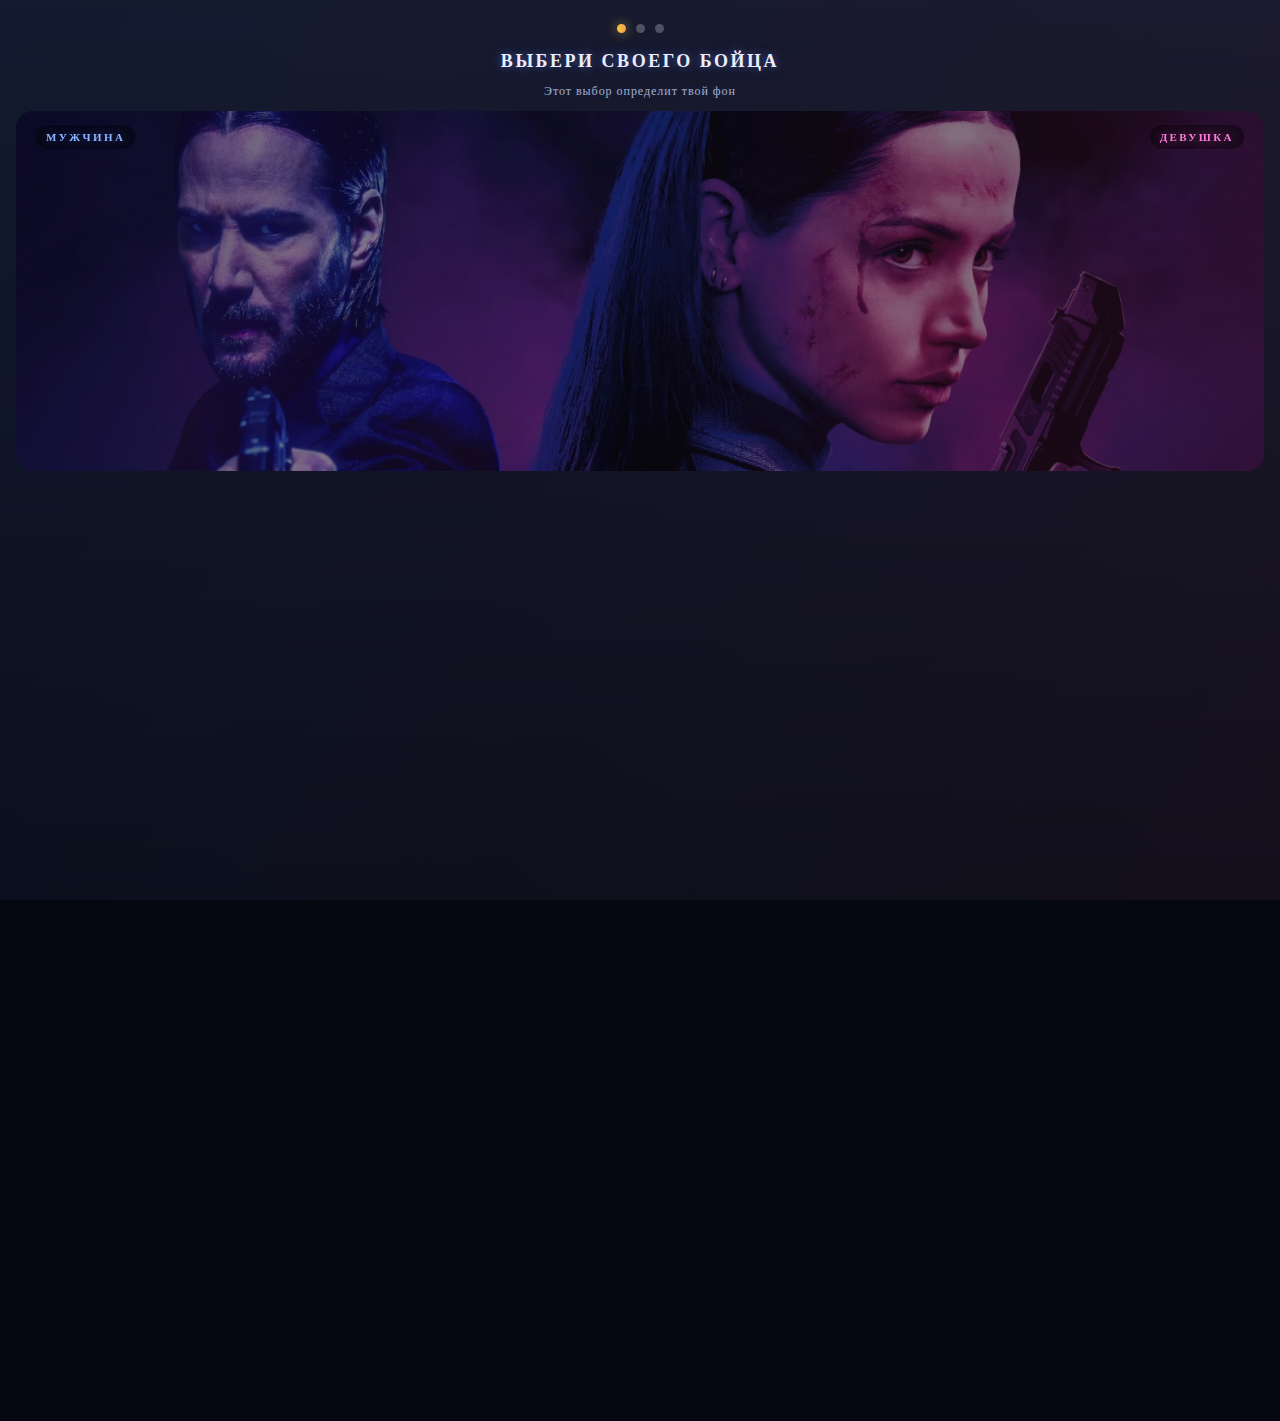
<file: index.html>
<!DOCTYPE html>
<html lang="ru">
<head>
  <meta charset="UTF-8" />
  <title>Holostim — Mini App</title>
  <meta name="viewport" content="width=device-width, initial-scale=1, maximum-scale=1, user-scalable=no, viewport-fit=cover" />

  <!-- Telegram Mini App SDK -->
  <script src="https://telegram.org/js/telegram-web-app.js"></script>

  <!-- Основные стили -->
  <link rel="stylesheet" href="styles.css">
  
  <style>
    /* Временные стили для видимости */
    * {
      box-sizing: border-box;
    }
    
    /* Для iOS Safari - фикс высоты */
    html, body {
      width: 100%;
      height: 100%;
      margin: 0;
      padding: 0;
      overflow-x: hidden;
    }
  </style>
</head>
<body>

<!-- ================= ЭКРАН ОНБОРДИНГА ================= -->
<div id="screen-onboarding" class="screen">
  <div class="onboarding-card">

    <!-- Индикатор шагов -->
    <div class="steps-indicator">
      <span class="step-dot active" data-step="1"></span>
      <span class="step-dot" data-step="2"></span>
      <span class="step-dot" data-step="3"></span>
    </div>

    <!-- Шаг 1 -->
    <div class="onboarding-step active" id="step-gender">
      <h1>Выбери своего бойца</h1>
      <p>Этот выбор определит твой фон</p>

      <div class="wick-gender-screen">
        <img src="assets/img/johnwick_gender.jpg" class="wick-bg">
        <div class="wick-overlay"></div>

        <button class="wick-zone wick-male"
                onclick="chooseGender('male')"></button>

        <button class="wick-zone wick-female"
                onclick="chooseGender('female')"></button>

        <div class="wick-label wick-label-male">МУЖЧИНА</div>
        <div class="wick-label wick-label-female">ДЕВУШКА</div>
      </div>
    </div>

    <!-- Шаг 2 -->
    <div class="onboarding-step" id="step-nickname">
      <h1>Как тебя называть?</h1>
      <p>Этот ник будут видеть в системе</p>

      <input type="text" id="nicknameInput" placeholder="Введите ник">
      <button class="btn-primary" onclick="saveNickname()">Далее</button>
    </div>

    <!-- Шаг 3 -->
    <div class="onboarding-step" id="step-consent">
      <h1>Почти готово</h1>
      <p>Подтверди согласие на обработку данных</p>

      <label class="consent">
        <input type="checkbox" id="consentCheckbox">
        Я согласен на обработку персональных данных
      </label>

      <button class="btn-primary" id="finishBtn" disabled
              onclick="finishRegistration()">
        Создать аккаунт
      </button>
    </div>

  </div>
</div>

<!-- ================= ГЛАВНЫЙ ЭКРАН ================= -->
class="screen" style="display:none">
  <!-- Фоновый элемент ТОЛЬКО для главного экрана -->
  <div class="screen-main-bg" id="main-bg"></div>

  <div class="main-container">
    <header>
      <div>
        <div class="title">HOLOSTIM</div>
        <div class="subtitle">Профиль стрелка · Личный склад</div>
      </div>
      <div class="balance" id="headerBalance">
        Загрузка...
      </div>
    </header>

    <nav class="top-tabs">
      <button class="tab active" data-tab="sklad">Склад</button>
      <button class="tab" data-tab="progress">Прогресс</button>
      <button class="tab" data-tab="shop">Магазин</button>
    </nav>

    <main>
      <!-- Вкладка СКЛАД -->
      <section class="tab-content active" id="tab-sklad">
        <div class="layout">
          <section class="character-card">
            <div class="character-header">
              <div class="character-class">Стрелок Holostim</div>
              <div class="character-level" id="charLevel">LVL 1 · Новичок</div>
            </div>

            <div class="character-body">
              <div class="avatar-wrapper" id="avatar">
                Фото
              </div>
              <label class="upload-avatar-btn">
                <input type="file" accept="image/*" id="avatarInput">
                <span>Загрузить фото</span>
              </label>

              <div class="character-silhouette">
                Тут будет модель бойца
              </div>
            </div>

            <div class="character-footer">
              <div class="xp-bar-label">
                <span>Прогресс</span>
                <span id="xpLabel">0 / 100 XP</span>
              </div>
              <div class="xp-bar">
                <div class="xp-bar-fill" id="xpFill" style="width:0%"></div>
              </div>
              <div class="character-actions">
                <button class="btn-primary" onclick="startSession()">В БОЙ</button>
                <button class="btn-ghost">Тарифы</button>
              </div>
            </div>
          </section>

          <section class="right-column">
            <div class="panel">
              <div class="panel-title">Режимы</div>
              <div class="modes-grid">
                <div class="mode-card">Стандарт</div>
                <div class="mode-card">Реакция</div>
                <div class="mode-card">Дуэль</div>
                <div class="mode-card">Ночной</div>
              </div>
            </div>

            <div class="panel">
              <div class="panel-title">Ачивки</div>
              <div class="achievements-list">
                <div class="ach-badge gold">⭐ Новобранец</div>
                <div class="ach-badge silver">🎯 Меткий</div>
                <div class="ach-badge bronze">🔥 Серия</div>
              </div>
            </div>
          </section>
        </div>
      </section>

      <section class="tab-content" id="tab-progress">
        <div class="placeholder-card">
          Здесь будет история сессий
        </div>
      </section>

      <section class="tab-content" id="tab-shop">
        <div class="placeholder-card">
          Магазин и подписки
        </div>
      </section>
      
      <!-- DEV кнопка (видна только в разработке) -->
      <button
        id="dev-reset-btn"
        onclick="resetAccount()"
        style="
          display: none;
          margin: 24px auto 0;
          padding: 8px 14px;
          font-size: 12px;
          opacity: 0.6;
          border-radius: 999px;
          border: 1px dashed rgba(255,255,255,0.4);
          background: transparent;
          color: #fff;
          cursor: pointer;
        ">
        🔄 Сбросить аккаунт (DEV)
      </button>
    </main>
  </div>
</div>

<!-- ================= ПОДКЛЮЧЕНИЕ ЛОГИКИ ================= -->
<script src="state.js"></script>
<script src="ui.js"></script>
<script src="app.js"></script>

<script>
  // Инициализация Telegram WebApp
  document.addEventListener('DOMContentLoaded', function() {
    // Растягиваем на весь экран в Telegram
    if (window.Telegram && window.Telegram.WebApp) {
      const tg = window.Telegram.WebApp;
      tg.expand();
      tg.enableClosingConfirmation();
    }
    
    // Фикс для iOS Safari 100vh проблемы
    function setFullHeight() {
      const vh = window.innerHeight * 0.01;
      document.documentElement.style.setProperty('--vh', `${vh}px`);
      
      const screens = document.querySelectorAll('.screen');
      screens.forEach(screen => {
        screen.style.minHeight = window.innerHeight + 'px';
      });
      
      const cards = document.querySelectorAll('.onboarding-card');
      cards.forEach(card => {
        card.style.minHeight = window.innerHeight + 'px';
      });
    }
    
    // Установить высоту при загрузке и изменении размера
    setFullHeight();
    window.addEventListener('resize', setFullHeight);
    window.addEventListener('orientationchange', setFullHeight);
    
    // Проверка изображений (fallback если нет картинок)
    setTimeout(() => {
      const bgImg = document.querySelector('.wick-bg');
      if (bgImg && bgImg.naturalHeight === 0) {
        console.warn('Фоновое изображение не загружено');
        bgImg.style.display = 'none';
        document.querySelector('.wick-gender-screen').style.background = 'linear-gradient(135deg, #1a1a2e, #16213e)';
      }
    }, 1000);
  });
</script>

</body>
</html>
</file>
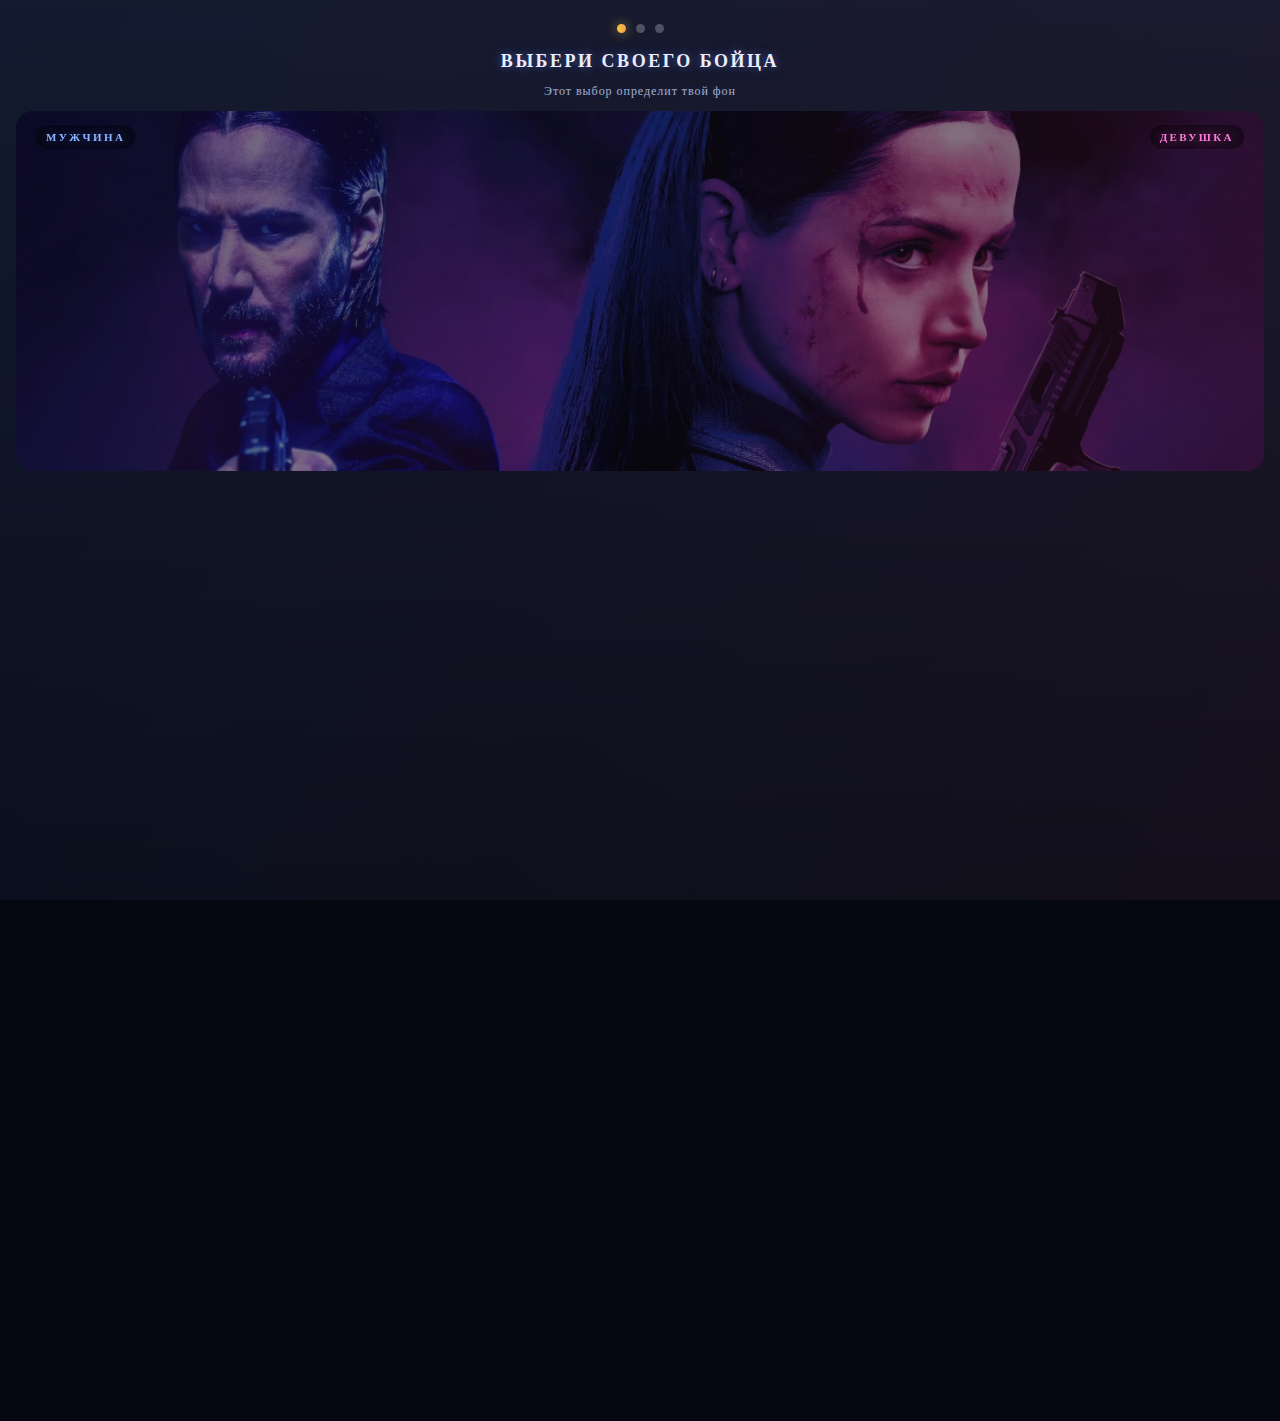
<file: account.html>
<!DOCTYPE html>
<html lang="ru">
<head>
  <meta charset="UTF-8">
  <title>Holostim — Account</title>
  <meta name="viewport" content="width=device-width, initial-scale=1">

  <link rel="stylesheet" href="styles.css">
  <link rel="stylesheet" href="account.css">
</head>
<body>

<div id="account-bg" class="account-bg"></div>

<div class="hud">

  <!-- Верх -->
  <div class="hud-top">
    <div class="player-block">
      <div class="nickname" id="nickname">PLAYER</div>
      <div class="level" id="level">Уровень 1</div>
      <div class="xp-bar">
        <div class="xp-fill" id="xpFill"></div>
      </div>
    </div>

    <div class="league-block">
      <div class="league-title">ЛИГА</div>
      <div class="league-name" id="league">Новичок</div>
    </div>
  </div>

  <!-- Правая панель -->
  <div class="hud-right">
    <div class="rating-title">РЕЙТИНГ</div>
    <div class="rating-list">
      <div class="rating-row">1 · donk666 · 5075</div>
      <div class="rating-row">2 · SEMEN_BAKIN · 4852</div>
      <div class="rating-row">3 · m0NESY · 4790</div>
    </div>
  </div>

  <!-- Кнопка -->
  <button class="btn-battle">
    В БОЙ
  </button>

</div>

<script src="account.js"></script>
</body>
</html>
</file>
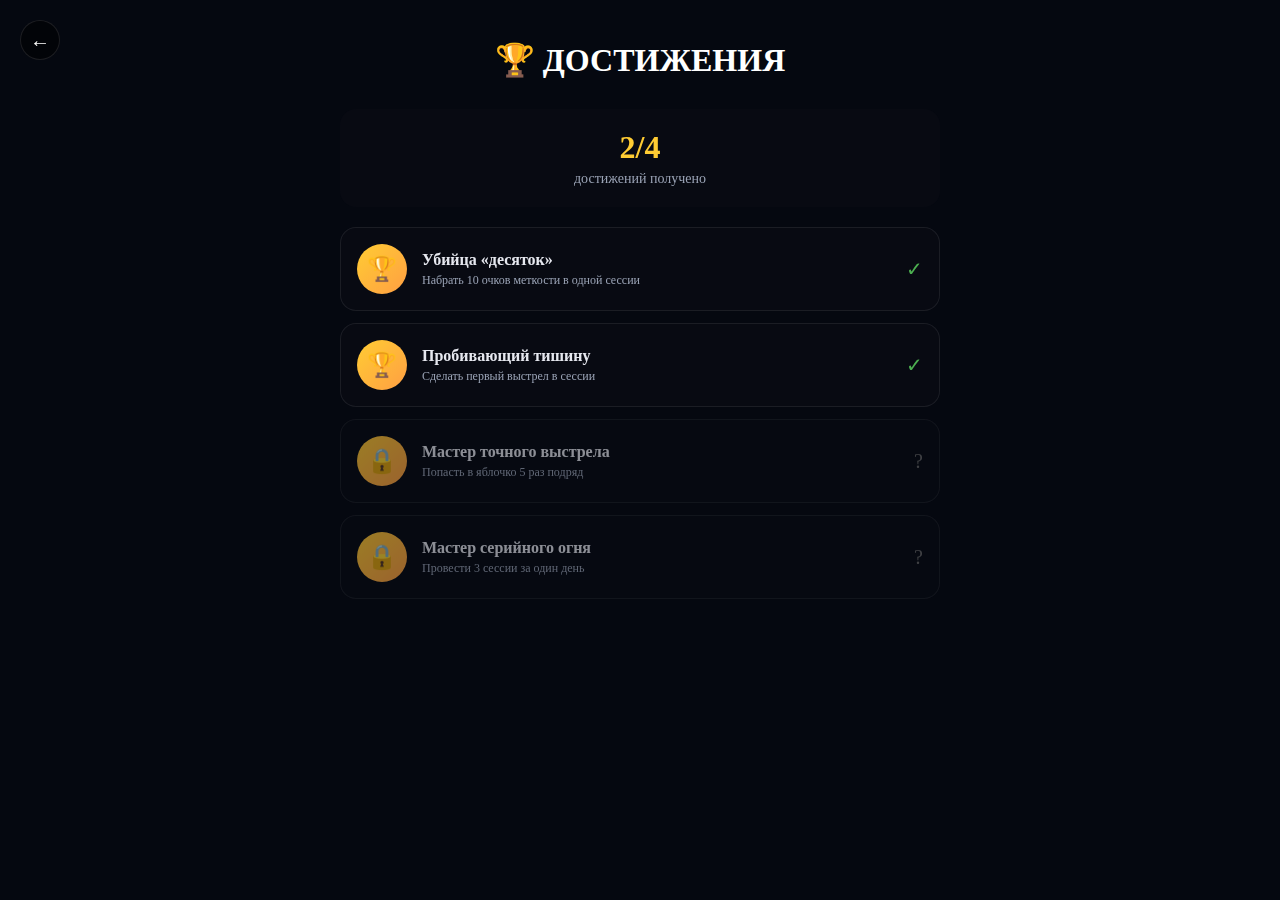
<file: achievements.html>
<!DOCTYPE html>
<html lang="ru">
<head>
    <meta charset="UTF-8">
    <title>Holostim — Достижения</title>
    <meta name="viewport" content="width=device-width, initial-scale=1">
    <link rel="stylesheet" href="styles.css">
    <style>
        .achievements-container {
            padding: 20px;
            max-width: 600px;
            margin: 0 auto;
            color: white;
        }
        
        .achievement-card {
            background: rgba(10,12,20,0.7);
            backdrop-filter: blur(10px);
            border-radius: 16px;
            padding: 16px;
            margin-bottom: 12px;
            border: 1px solid rgba(255,255,255,0.08);
            display: flex;
            align-items: center;
            transition: all 0.2s;
        }
        
        .achievement-icon {
            width: 50px;
            height: 50px;
            border-radius: 25px;
            background: linear-gradient(135deg, #ffcc33, #ff9f43);
            display: flex;
            align-items: center;
            justify-content: center;
            margin-right: 15px;
            font-size: 24px;
        }
        
        .achievement-info {
            flex: 1;
        }
        
        .achievement-title {
            font-size: 16px;
            font-weight: 600;
            color: #e6e8ef;
            margin-bottom: 4px;
        }
        
        .achievement-desc {
            font-size: 12px;
            color: #9aa3b5;
        }
        
        .achievement-status {
            width: 30px;
            text-align: right;
            font-size: 20px;
        }
        
        .achievement-completed {
            color: #4CAF50;
        }
        
        .achievement-locked {
            color: #666;
        }
        
        .back-btn {
            position: fixed;
            top: 20px;
            left: 20px;
            width: 40px;
            height: 40px;
            border-radius: 50%;
            background: rgba(0,0,0,0.5);
            backdrop-filter: blur(5px);
            border: 1px solid rgba(255,255,255,0.1);
            color: white;
            font-size: 20px;
            display: flex;
            align-items: center;
            justify-content: center;
            cursor: pointer;
            z-index: 100;
        }
        
        .stats-bar {
            background: rgba(10,12,20,0.7);
            backdrop-filter: blur(10px);
            border-radius: 16px;
            padding: 20px;
            margin-bottom: 20px;
            text-align: center;
        }
        
        .stats-number {
            font-size: 32px;
            font-weight: 700;
            color: #ffcc33;
        }
        
        .stats-label {
            font-size: 14px;
            color: #9aa3b5;
            margin-top: 5px;
        }
    </style>
</head>
<body>
    <button class="back-btn" onclick="history.back()">←</button>
    
    <div class="achievements-container">
        <h1 style="text-align: center; margin-bottom: 30px;">🏆 ДОСТИЖЕНИЯ</h1>
        
        <div id="stats" class="stats-bar">
            <div class="stats-number" id="completedCount">0/4</div>
            <div class="stats-label">достижений получено</div>
        </div>
        
        <div id="achievementsList"></div>
    </div>

    <script>
        const ACHIEVEMENTS = [
            {"id": "killer_tens", "title": "Убийца «десяток»", "description": "Набрать 10 очков меткости в одной сессии"},
            {"id": "silence_breaker", "title": "Пробивающий тишину", "description": "Сделать первый выстрел в сессии"},
            {"id": "master_shooter", "title": "Мастер точного выстрела", "description": "Попасть в яблочко 5 раз подряд"},
            {"id": "master_burst", "title": "Мастер серийного огня", "description": "Провести 3 сессии за один день"}
        ];
        
        // Здесь будут храниться выполненные ачивки игрока
        // Пока для примера - первые две выполнены
        const completedAchievements = ['killer_tens', 'silence_breaker'];
        
        function renderAchievements() {
            const container = document.getElementById('achievementsList');
            const completedCount = document.getElementById('completedCount');
            
            completedCount.textContent = `${completedAchievements.length}/${ACHIEVEMENTS.length}`;
            
            let html = '';
            
            ACHIEVEMENTS.forEach(ach => {
                const isCompleted = completedAchievements.includes(ach.id);
                
                html += `
                    <div class="achievement-card" style="opacity: ${isCompleted ? 1 : 0.6}">
                        <div class="achievement-icon">${isCompleted ? '🏆' : '🔒'}</div>
                        <div class="achievement-info">
                            <div class="achievement-title">${ach.title}</div>
                            <div class="achievement-desc">${ach.description}</div>
                        </div>
                        <div class="achievement-status ${isCompleted ? 'achievement-completed' : 'achievement-locked'}">
                            ${isCompleted ? '✓' : '?'}
                        </div>
                    </div>
                `;
            });
            
            container.innerHTML = html;
        }
        
        renderAchievements();
    </script>
</body>
</html>
</file>
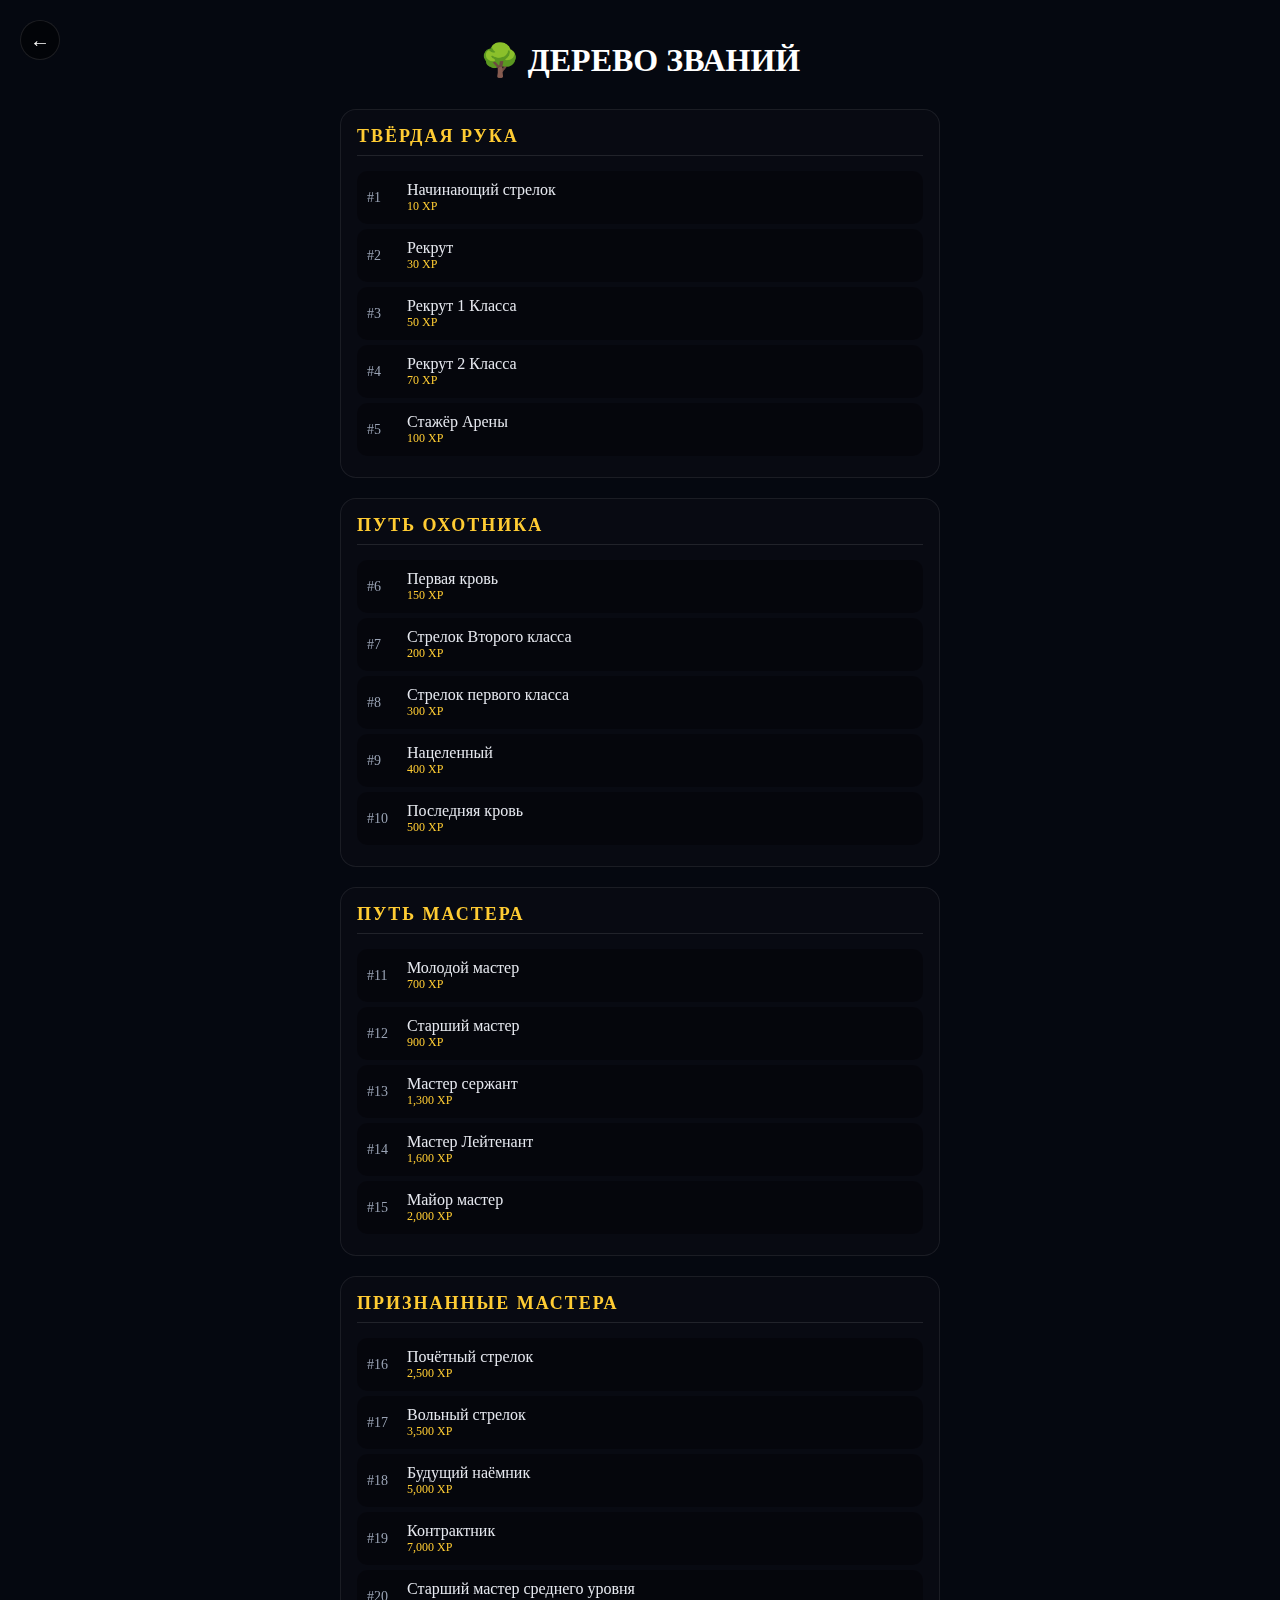
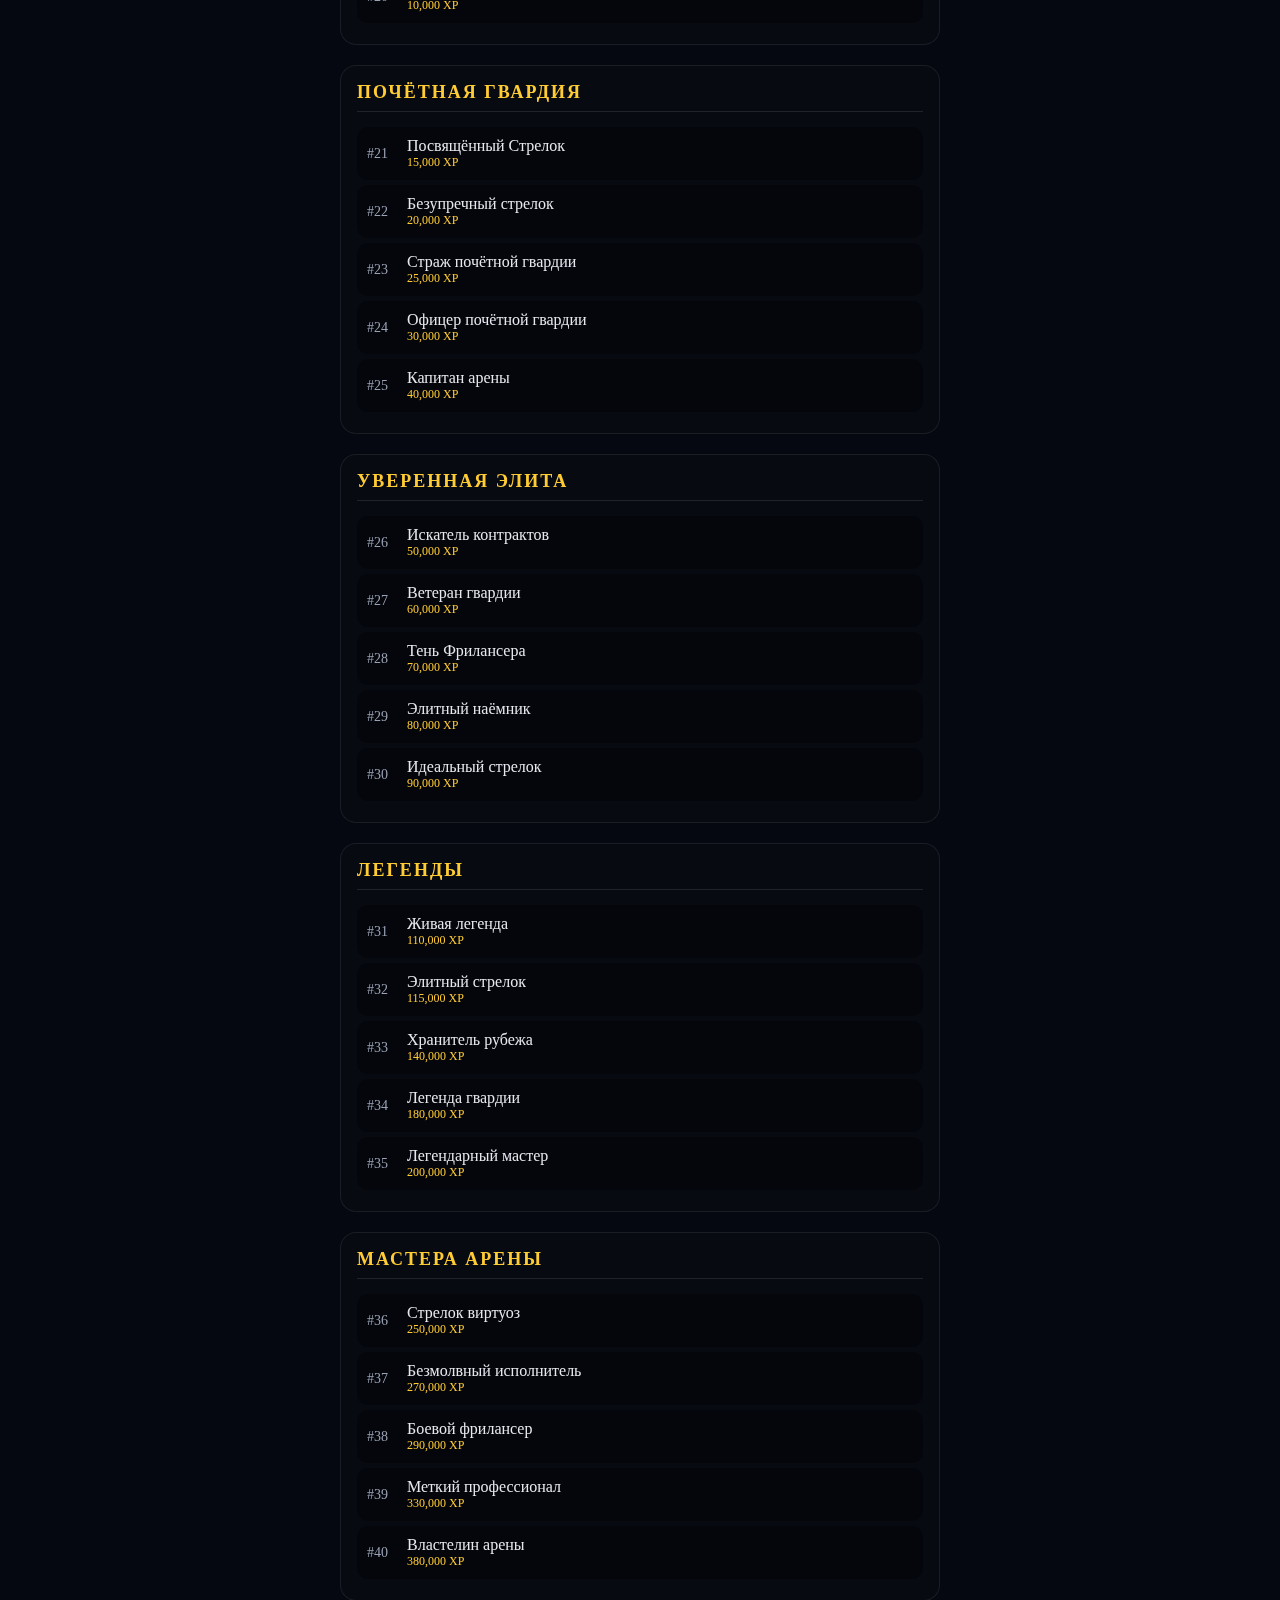
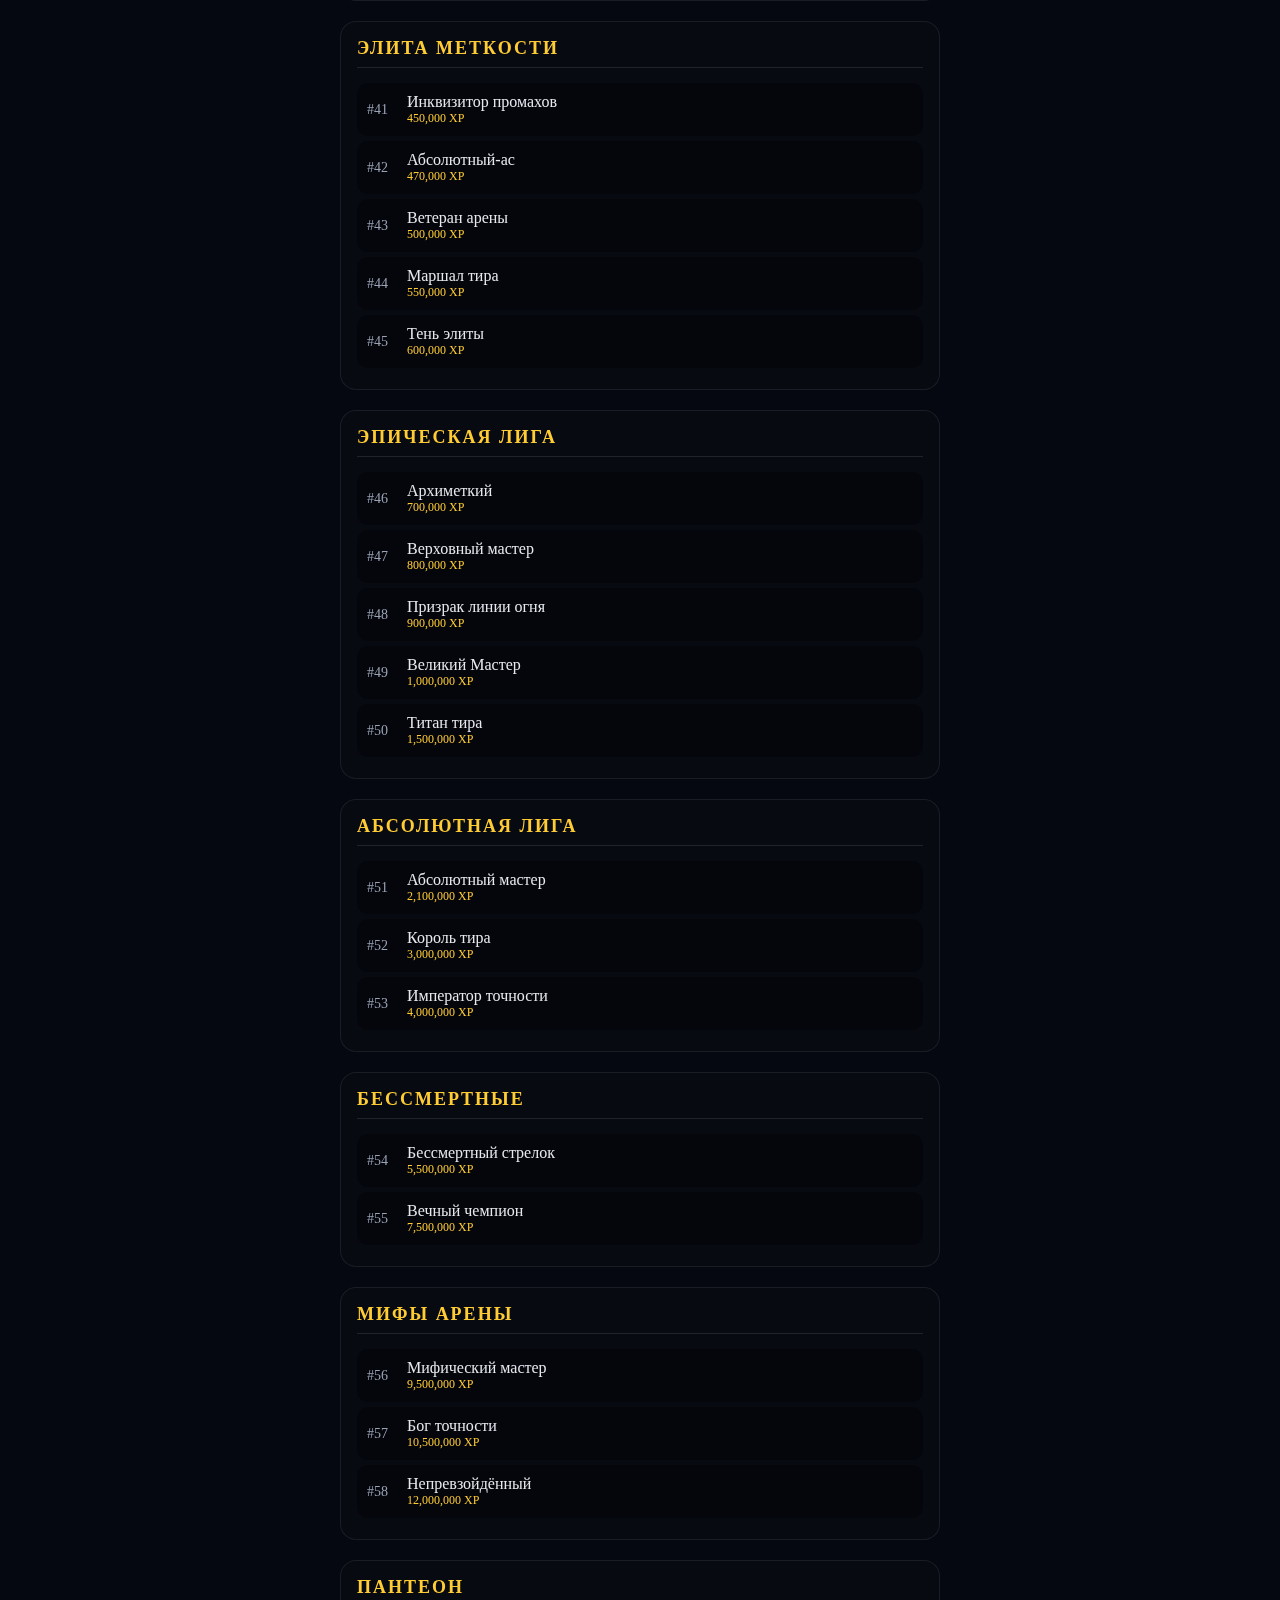
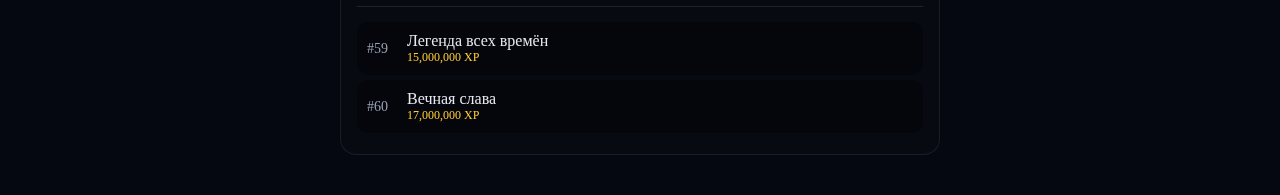
<file: rank_tree.html>
<!DOCTYPE html>
<html lang="ru">
<head>
    <meta charset="UTF-8">
    <title>Holostim — Дерево званий</title>
    <meta name="viewport" content="width=device-width, initial-scale=1">
    <link rel="stylesheet" href="styles.css">
    <style>
        .rank-tree-container {
            padding: 20px;
            max-width: 600px;
            margin: 0 auto;
            color: white;
        }
        
        .league-section {
            background: rgba(10,12,20,0.7);
            backdrop-filter: blur(10px);
            border-radius: 16px;
            padding: 16px;
            margin-bottom: 20px;
            border: 1px solid rgba(255,255,255,0.08);
        }
        
        .league-title {
            font-size: 18px;
            font-weight: 600;
            color: #ffcc33;
            text-transform: uppercase;
            letter-spacing: 2px;
            margin-bottom: 15px;
            padding-bottom: 8px;
            border-bottom: 1px solid rgba(255,255,255,0.1);
        }
        
        .rank-item {
            display: flex;
            align-items: center;
            padding: 10px;
            margin: 5px 0;
            border-radius: 10px;
            background: rgba(0,0,0,0.3);
            transition: all 0.2s;
        }
        
        .rank-item.current {
            background: linear-gradient(90deg, rgba(255,204,51,0.2), rgba(255,159,67,0.2));
            border-left: 4px solid #ffcc33;
        }
        
        .rank-number {
            width: 40px;
            font-size: 14px;
            color: #9aa3b5;
        }
        
        .rank-info {
            flex: 1;
        }
        
        .rank-name {
            font-size: 16px;
            font-weight: 500;
            color: #e6e8ef;
        }
        
        .rank-xp {
            font-size: 12px;
            color: #ffcc33;
        }
        
        .back-btn {
            position: fixed;
            top: 20px;
            left: 20px;
            width: 40px;
            height: 40px;
            border-radius: 50%;
            background: rgba(0,0,0,0.5);
            backdrop-filter: blur(5px);
            border: 1px solid rgba(255,255,255,0.1);
            color: white;
            font-size: 20px;
            display: flex;
            align-items: center;
            justify-content: center;
            cursor: pointer;
            z-index: 100;
        }
    </style>
</head>
<body>
    <button class="back-btn" onclick="history.back()">←</button>
    
    <div class="rank-tree-container">
        <h1 style="text-align: center; margin-bottom: 30px;">🌳 ДЕРЕВО ЗВАНИЙ</h1>
        
        <div id="rankTree"></div>
    </div>

    <script>
        // Копируем массив званий из bot.py
        const RANKS = [
            {"id": 1, "title": "Начинающий стрелок", "league": "Твёрдая рука", "xp": 10},
            {"id": 2, "title": "Рекрут", "league": "Твёрдая рука", "xp": 30},
            {"id": 3, "title": "Рекрут 1 Класса", "league": "Твёрдая рука", "xp": 50},
            {"id": 4, "title": "Рекрут 2 Класса", "league": "Твёрдая рука", "xp": 70},
            {"id": 5, "title": "Стажёр Арены", "league": "Твёрдая рука", "xp": 100},
            {"id": 6, "title": "Первая кровь", "league": "Путь охотника", "xp": 150},
            {"id": 7, "title": "Стрелок Второго класса", "league": "Путь охотника", "xp": 200},
            {"id": 8, "title": "Стрелок первого класса", "league": "Путь охотника", "xp": 300},
            {"id": 9, "title": "Нацеленный", "league": "Путь охотника", "xp": 400},
            {"id": 10, "title": "Последняя кровь", "league": "Путь охотника", "xp": 500},
            {"id": 11, "title": "Молодой мастер", "league": "Путь мастера", "xp": 700},
            {"id": 12, "title": "Старший мастер", "league": "Путь мастера", "xp": 900},
            {"id": 13, "title": "Мастер сержант", "league": "Путь мастера", "xp": 1300},
            {"id": 14, "title": "Мастер Лейтенант", "league": "Путь мастера", "xp": 1600},
            {"id": 15, "title": "Майор мастер", "league": "Путь мастера", "xp": 2000},
            {"id": 16, "title": "Почётный стрелок", "league": "Признанные Мастера", "xp": 2500},
            {"id": 17, "title": "Вольный стрелок", "league": "Признанные Мастера", "xp": 3500},
            {"id": 18, "title": "Будущий наёмник", "league": "Признанные Мастера", "xp": 5000},
            {"id": 19, "title": "Контрактник", "league": "Признанные Мастера", "xp": 7000},
            {"id": 20, "title": "Старший мастер среднего уровня", "league": "Признанные Мастера", "xp": 10000},
            {"id": 21, "title": "Посвящённый Стрелок", "league": "Почётная гвардия", "xp": 15000},
            {"id": 22, "title": "Безупречный стрелок", "league": "Почётная гвардия", "xp": 20000},
            {"id": 23, "title": "Страж почётной гвардии", "league": "Почётная гвардия", "xp": 25000},
            {"id": 24, "title": "Офицер почётной гвардии", "league": "Почётная гвардия", "xp": 30000},
            {"id": 25, "title": "Капитан арены", "league": "Почётная гвардия", "xp": 40000},
            {"id": 26, "title": "Искатель контрактов", "league": "Уверенная элита", "xp": 50000},
            {"id": 27, "title": "Ветеран гвардии", "league": "Уверенная элита", "xp": 60000},
            {"id": 28, "title": "Тень Фрилансера", "league": "Уверенная элита", "xp": 70000},
            {"id": 29, "title": "Элитный наёмник", "league": "Уверенная элита", "xp": 80000},
            {"id": 30, "title": "Идеальный стрелок", "league": "Уверенная элита", "xp": 90000},
            {"id": 31, "title": "Живая легенда", "league": "Легенды", "xp": 110000},
            {"id": 32, "title": "Элитный стрелок", "league": "Легенды", "xp": 115000},
            {"id": 33, "title": "Хранитель рубежа", "league": "Легенды", "xp": 140000},
            {"id": 34, "title": "Легенда гвардии", "league": "Легенды", "xp": 180000},
            {"id": 35, "title": "Легендарный мастер", "league": "Легенды", "xp": 200000},
            {"id": 36, "title": "Стрелок виртуоз", "league": "Мастера арены", "xp": 250000},
            {"id": 37, "title": "Безмолвный исполнитель", "league": "Мастера арены", "xp": 270000},
            {"id": 38, "title": "Боевой фрилансер", "league": "Мастера арены", "xp": 290000},
            {"id": 39, "title": "Меткий профессионал", "league": "Мастера арены", "xp": 330000},
            {"id": 40, "title": "Властелин арены", "league": "Мастера арены", "xp": 380000},
            {"id": 41, "title": "Инквизитор промахов", "league": "Элита меткости", "xp": 450000},
            {"id": 42, "title": "Абсолютный-ас", "league": "Элита меткости", "xp": 470000},
            {"id": 43, "title": "Ветеран арены", "league": "Элита меткости", "xp": 500000},
            {"id": 44, "title": "Маршал тира", "league": "Элита меткости", "xp": 550000},
            {"id": 45, "title": "Тень элиты", "league": "Элита меткости", "xp": 600000},
            {"id": 46, "title": "Архиметкий", "league": "Эпическая лига", "xp": 700000},
            {"id": 47, "title": "Верховный мастер", "league": "Эпическая лига", "xp": 800000},
            {"id": 48, "title": "Призрак линии огня", "league": "Эпическая лига", "xp": 900000},
            {"id": 49, "title": "Великий Мастер", "league": "Эпическая лига", "xp": 1000000},
            {"id": 50, "title": "Титан тира", "league": "Эпическая лига", "xp": 1500000},
            {"id": 51, "title": "Абсолютный мастер", "league": "Абсолютная лига", "xp": 2100000},
            {"id": 52, "title": "Король тира", "league": "Абсолютная лига", "xp": 3000000},
            {"id": 53, "title": "Император точности", "league": "Абсолютная лига", "xp": 4000000},
            {"id": 54, "title": "Бессмертный стрелок", "league": "Бессмертные", "xp": 5500000},
            {"id": 55, "title": "Вечный чемпион", "league": "Бессмертные", "xp": 7500000},
            {"id": 56, "title": "Мифический мастер", "league": "Мифы арены", "xp": 9500000},
            {"id": 57, "title": "Бог точности", "league": "Мифы арены", "xp": 10500000},
            {"id": 58, "title": "Непревзойдённый", "league": "Мифы арены", "xp": 12000000},
            {"id": 59, "title": "Легенда всех времён", "league": "Пантеон", "xp": 15000000},
            {"id": 60, "title": "Вечная слава", "league": "Пантеон", "xp": 17000000}
        ];

        // Получаем данные игрока
        const player = JSON.parse(localStorage.getItem('holostim_player'));
        
        function getRankByXp(xp) {
            let currentRank = RANKS[0];
            for (const rank of RANKS) {
                if (xp >= rank.xp) {
                    currentRank = rank;
                } else {
                    break;
                }
            }
            return currentRank;
        }

        // Группируем звания по лигам
        function groupByLeague() {
            const groups = {};
            RANKS.forEach(rank => {
                if (!groups[rank.league]) {
                    groups[rank.league] = [];
                }
                groups[rank.league].push(rank);
            });
            return groups;
        }

        // Отображаем дерево званий
        function renderRankTree() {
            const groups = groupByLeague();
            const container = document.getElementById('rankTree');
            const currentRank = player ? getRankByXp(player.xp || 0) : null;
            
            let html = '';
            
            for (const [league, ranks] of Object.entries(groups)) {
                html += `<div class="league-section">`;
                html += `<div class="league-title">${league}</div>`;
                
                ranks.forEach(rank => {
                    const isCurrent = currentRank && currentRank.id === rank.id;
                    html += `
                        <div class="rank-item ${isCurrent ? 'current' : ''}">
                            <div class="rank-number">#${rank.id}</div>
                            <div class="rank-info">
                                <div class="rank-name">${rank.title}</div>
                                <div class="rank-xp">${rank.xp.toLocaleString()} XP</div>
                            </div>
                        </div>
                    `;
                });
                
                html += `</div>`;
            }
            
            container.innerHTML = html;
        }

        renderRankTree();
    </script>
</body>
</html>
</file>
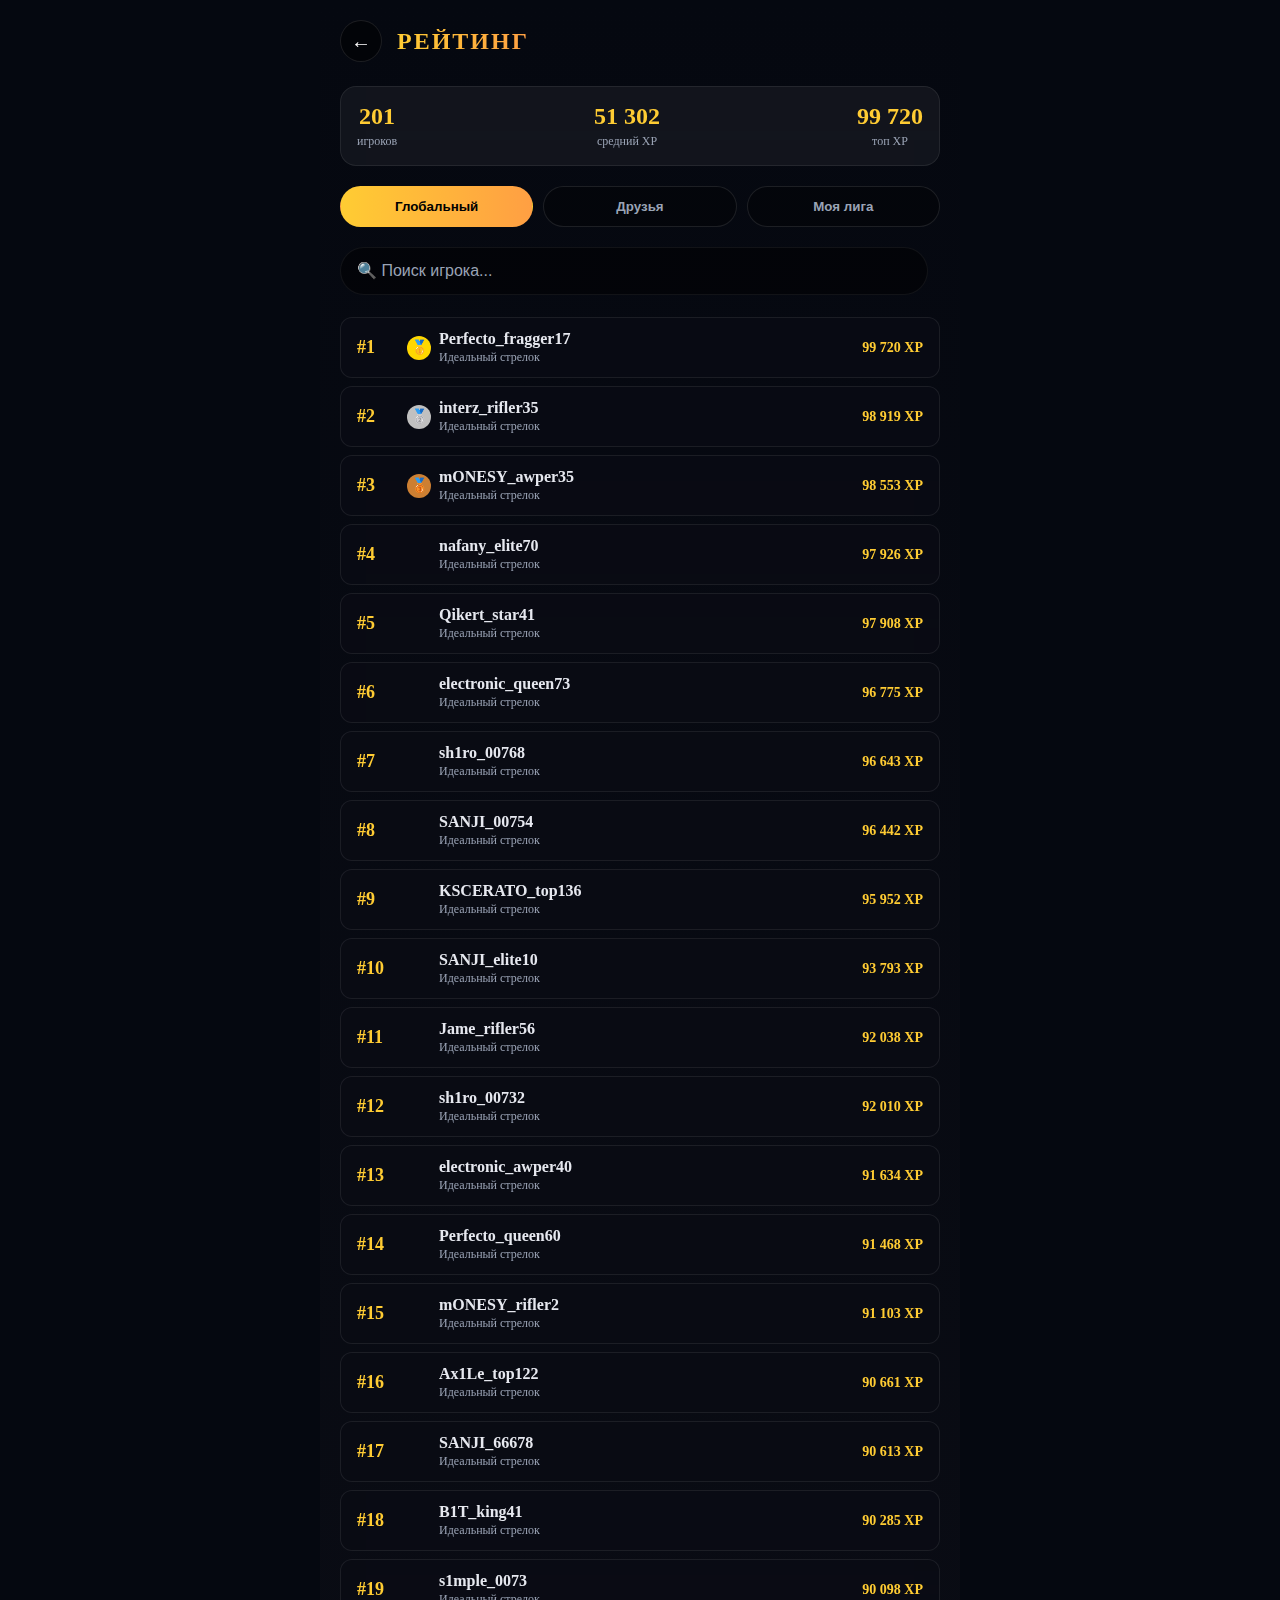
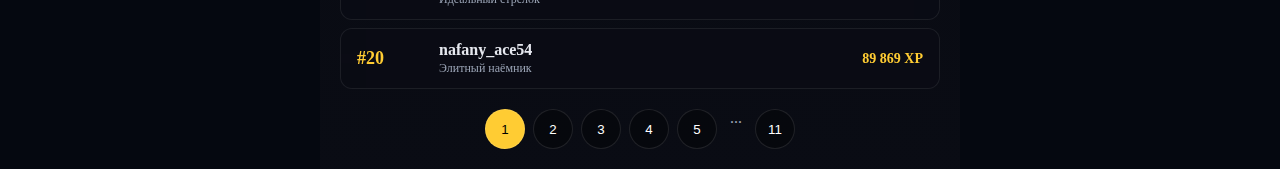
<file: ratings.html>
<!DOCTYPE html>
<html lang="ru">
<head>
    <meta charset="UTF-8">
    <title>Holostim — Рейтинг игроков</title>
    <meta name="viewport" content="width=device-width, initial-scale=1, maximum-scale=1, user-scalable=no">

    <link rel="stylesheet" href="styles.css">
    
    <style>
        .ratings-container {
            padding: 20px;
            max-width: 600px;
            margin: 0 auto;
            color: white;
            min-height: 100vh;
            background: linear-gradient(180deg, rgba(5,8,16,0.95), rgba(10,12,20,0.98));
        }
        
        .header {
            display: flex;
            align-items: center;
            margin-bottom: 24px;
            position: relative;
        }
        
        .back-btn {
            width: 40px;
            height: 40px;
            border-radius: 50%;
            background: rgba(0,0,0,0.5);
            backdrop-filter: blur(5px);
            border: 1px solid rgba(255,255,255,0.1);
            color: white;
            font-size: 20px;
            display: flex;
            align-items: center;
            justify-content: center;
            cursor: pointer;
            margin-right: 15px;
            text-decoration: none;
        }
        
        h1 {
            font-size: 24px;
            letter-spacing: 2px;
            margin: 0;
            background: linear-gradient(90deg, #ffcc33, #ff9f43);
            -webkit-background-clip: text;
            -webkit-text-fill-color: transparent;
        }
        
        .stats-summary {
            background: rgba(255,255,255,0.05);
            backdrop-filter: blur(10px);
            border-radius: 16px;
            padding: 16px;
            margin-bottom: 20px;
            border: 1px solid rgba(255,255,255,0.08);
            display: flex;
            justify-content: space-between;
        }
        
        .stat-item {
            text-align: center;
        }
        
        .stat-value {
            font-size: 24px;
            font-weight: 700;
            color: #ffcc33;
        }
        
        .stat-label {
            font-size: 12px;
            color: #9aa3b5;
            margin-top: 4px;
        }
        
        .tabs {
            display: flex;
            gap: 10px;
            margin-bottom: 20px;
        }
        
        .tab {
            flex: 1;
            padding: 12px;
            border-radius: 999px;
            border: 1px solid rgba(255,255,255,0.1);
            background: rgba(0,0,0,0.3);
            color: #9aa3b5;
            font-weight: 600;
            cursor: pointer;
            transition: all 0.2s;
            text-align: center;
        }
        
        .tab.active {
            background: linear-gradient(90deg, #ffcc33, #ff9f43);
            color: #000;
            border-color: transparent;
        }
        
        .player-list {
            display: flex;
            flex-direction: column;
            gap: 8px;
        }
        
        .player-card {
            background: rgba(10,12,20,0.7);
            backdrop-filter: blur(10px);
            border-radius: 12px;
            padding: 12px 16px;
            border: 1px solid rgba(255,255,255,0.08);
            display: flex;
            align-items: center;
            transition: all 0.2s;
        }
        
        .player-card.current-user {
            background: linear-gradient(90deg, rgba(255,204,51,0.15), rgba(255,159,67,0.15));
            border-left: 4px solid #ffcc33;
        }
        
        .rank-number {
            width: 50px;
            font-size: 18px;
            font-weight: 700;
            color: #ffcc33;
        }
        
        .player-info {
            flex: 1;
        }
        
        .player-name {
            font-size: 16px;
            font-weight: 600;
            color: #e6e8ef;
        }
        
        .player-rank {
            font-size: 12px;
            color: #9aa3b5;
            margin-top: 2px;
        }
        
        .player-xp {
            font-size: 14px;
            font-weight: 600;
            color: #ffcc33;
        }
        
        .medal {
            width: 24px;
            height: 24px;
            border-radius: 50%;
            display: flex;
            align-items: center;
            justify-content: center;
            font-size: 14px;
            margin-right: 8px;
        }
        
        .medal.gold { background: #FFD700; color: #000; }
        .medal.silver { background: #C0C0C0; color: #000; }
        .medal.bronze { background: #CD7F32; color: #000; }
        
        .search-box {
            width: 100%;
            padding: 12px 16px;
            border-radius: 999px;
            border: 1px solid rgba(255,255,255,0.1);
            background: rgba(0,0,0,0.3);
            color: white;
            font-size: 14px;
            margin-bottom: 20px;
        }
        
        .search-box::placeholder {
            color: #9aa3b5;
        }
        
        .pagination {
            display: flex;
            justify-content: center;
            gap: 8px;
            margin-top: 20px;
        }
        
        .page-btn {
            width: 40px;
            height: 40px;
            border-radius: 50%;
            border: 1px solid rgba(255,255,255,0.1);
            background: rgba(0,0,0,0.3);
            color: white;
            cursor: pointer;
        }
        
        .page-btn.active {
            background: #ffcc33;
            color: #000;
        }
    </style>
</head>
<body>
    <div class="ratings-container">
        <!-- Шапка -->
        <div class="header">
            <a href="account.html" class="back-btn">←</a>
            <h1>РЕЙТИНГ</h1>
        </div>
        
        <!-- Краткая статистика -->
        <div class="stats-summary">
            <div class="stat-item">
                <div class="stat-value" id="totalPlayers">0</div>
                <div class="stat-label">игроков</div>
            </div>
            <div class="stat-item">
                <div class="stat-value" id="avgXp">0</div>
                <div class="stat-label">средний XP</div>
            </div>
            <div class="stat-item">
                <div class="stat-value" id="topXp">0</div>
                <div class="stat-label">топ XP</div>
            </div>
        </div>
        
        <!-- Вкладки -->
        <div class="tabs">
            <button class="tab active" onclick="switchTab('global')">Глобальный</button>
            <button class="tab" onclick="switchTab('friends')">Друзья</button>
            <button class="tab" onclick="switchTab('league')">Моя лига</button>
        </div>
        
        <!-- Поиск -->
        <input type="text" class="search-box" placeholder="🔍 Поиск игрока..." id="searchInput" oninput="searchPlayers()">
        
        <!-- Список игроков -->
        <div class="player-list" id="playerList"></div>
        
        <!-- Пагинация -->
        <div class="pagination" id="pagination"></div>
    </div>
    
    <script>
        // Массив званий (нужен для определения звания по XP)
        const RANKS = [
            {"id": 1, "title": "Начинающий стрелок", "xp": 10},
            {"id": 2, "title": "Рекрут", "xp": 30},
            {"id": 3, "title": "Рекрут 1 Класса", "xp": 50},
            {"id": 4, "title": "Рекрут 2 Класса", "xp": 70},
            {"id": 5, "title": "Стажёр Арены", "xp": 100},
            {"id": 6, "title": "Первая кровь", "xp": 150},
            {"id": 7, "title": "Стрелок Второго класса", "xp": 200},
            {"id": 8, "title": "Стрелок первого класса", "xp": 300},
            {"id": 9, "title": "Нацеленный", "xp": 400},
            {"id": 10, "title": "Последняя кровь", "xp": 500},
            {"id": 11, "title": "Молодой мастер", "xp": 700},
            {"id": 12, "title": "Старший мастер", "xp": 900},
            {"id": 13, "title": "Мастер сержант", "xp": 1300},
            {"id": 14, "title": "Мастер Лейтенант", "xp": 1600},
            {"id": 15, "title": "Майор мастер", "xp": 2000},
            {"id": 16, "title": "Почётный стрелок", "xp": 2500},
            {"id": 17, "title": "Вольный стрелок", "xp": 3500},
            {"id": 18, "title": "Будущий наёмник", "xp": 5000},
            {"id": 19, "title": "Контрактник", "xp": 7000},
            {"id": 20, "title": "Старший мастер среднего уровня", "xp": 10000},
            {"id": 21, "title": "Посвящённый Стрелок", "xp": 15000},
            {"id": 22, "title": "Безупречный стрелок", "xp": 20000},
            {"id": 23, "title": "Страж почётной гвардии", "xp": 25000},
            {"id": 24, "title": "Офицер почётной гвардии", "xp": 30000},
            {"id": 25, "title": "Капитан арены", "xp": 40000},
            {"id": 26, "title": "Искатель контрактов", "xp": 50000},
            {"id": 27, "title": "Ветеран гвардии", "xp": 60000},
            {"id": 28, "title": "Тень Фрилансера", "xp": 70000},
            {"id": 29, "title": "Элитный наёмник", "xp": 80000},
            {"id": 30, "title": "Идеальный стрелок", "xp": 90000},
            {"id": 31, "title": "Живая легенда", "xp": 110000},
            {"id": 32, "title": "Элитный стрелок", "xp": 115000},
            {"id": 33, "title": "Хранитель рубежа", "xp": 140000},
            {"id": 34, "title": "Легенда гвардии", "xp": 180000},
            {"id": 35, "title": "Легендарный мастер", "xp": 200000},
            {"id": 36, "title": "Стрелок виртуоз", "xp": 250000},
            {"id": 37, "title": "Безмолвный исполнитель", "xp": 270000},
            {"id": 38, "title": "Боевой фрилансер", "xp": 290000},
            {"id": 39, "title": "Меткий профессионал", "xp": 330000},
            {"id": 40, "title": "Властелин арены", "xp": 380000},
            {"id": 41, "title": "Инквизитор промахов", "xp": 450000},
            {"id": 42, "title": "Абсолютный-ас", "xp": 470000},
            {"id": 43, "title": "Ветеран арены", "xp": 500000},
            {"id": 44, "title": "Маршал тира", "xp": 550000},
            {"id": 45, "title": "Тень элиты", "xp": 600000},
            {"id": 46, "title": "Архиметкий", "xp": 700000},
            {"id": 47, "title": "Верховный мастер", "xp": 800000},
            {"id": 48, "title": "Призрак линии огня", "xp": 900000},
            {"id": 49, "title": "Великий Мастер", "xp": 1000000},
            {"id": 50, "title": "Титан тира", "xp": 1500000},
            {"id": 51, "title": "Абсолютный мастер", "xp": 2100000},
            {"id": 52, "title": "Король тира", "xp": 3000000},
            {"id": 53, "title": "Император точности", "xp": 4000000},
            {"id": 54, "title": "Бессмертный стрелок", "xp": 5500000},
            {"id": 55, "title": "Вечный чемпион", "xp": 7500000},
            {"id": 56, "title": "Мифический мастер", "xp": 9500000},
            {"id": 57, "title": "Бог точности", "xp": 10500000},
            {"id": 58, "title": "Непревзойдённый", "xp": 12000000},
            {"id": 59, "title": "Легенда всех времён", "xp": 15000000},
            {"id": 60, "title": "Вечная слава", "xp": 17000000}
        ];
        
        // Функция получения звания по опыту
        function getRankByXp(xp) {
            let currentRank = RANKS[0];
            for (const rank of RANKS) {
                if (xp >= rank.xp) {
                    currentRank = rank;
                } else {
                    break;
                }
            }
            return currentRank;
        }
        
        // Форматирование чисел
        function formatNumber(num) {
            return num.toString().replace(/\B(?=(\d{3})+(?!\d))/g, " ");
        }
        
        // Текущий игрок
        const currentPlayer = JSON.parse(localStorage.getItem('holostim_player')) || { nickname: 'PLAYER', xp: 25 };
        
        // Генерация тестовых игроков
        function generateTestPlayers(count = 50) {
            const firstNames = ['donk', 's1mple', 'zywoo', 'mONESY', 'NiKo', 'sh1ro', 'Ax1Le', 'electronic', 'Perfecto', 'B1T', 'HObbit', 'interz', 'nafany', 'KSCERATO', 'YEKINDAR', 'Jame', 'FL1T', 'Qikert', 'buster', 'SANJI'];
            const lastNames = ['666', '007', 'pro', 'top1', 'god', 'ace', 'clutch', 'fragger', 'awper', 'rifler', 'star', 'legend', 'king', 'queen', 'master', 'elite'];
            
            const players = [];
            
            // Добавляем текущего игрока
            players.push({
                id: 'current',
                nickname: currentPlayer.nickname,
                xp: currentPlayer.xp || 25,
                isCurrent: true
            });
            
            // Генерируем остальных
            for (let i = 0; i < count; i++) {
                const firstName = firstNames[Math.floor(Math.random() * firstNames.length)];
                const lastName = lastNames[Math.floor(Math.random() * lastNames.length)];
                const nickname = `${firstName}_${lastName}${Math.floor(Math.random() * 100)}`;
                const xp = Math.floor(Math.random() * 100000) + 10; // Случайный XP от 10 до 100010
                
                players.push({
                    id: i + 1,
                    nickname: nickname,
                    xp: xp,
                    isCurrent: false
                });
            }
            
            // Сортируем по XP (убывание)
            return players.sort((a, b) => b.xp - a.xp);
        }
        
        // Состояние
        let allPlayers = generateTestPlayers(200);
        let currentPage = 1;
        let currentTab = 'global';
        let searchQuery = '';
        const playersPerPage = 20;
        
        // Переключение вкладок
        window.switchTab = function(tab) {
            currentTab = tab;
            currentPage = 1;
            
            // Обновляем классы кнопок
            document.querySelectorAll('.tab').forEach(btn => {
                btn.classList.remove('active');
            });
            event.target.classList.add('active');
            
            renderPlayers();
        };
        
        // Поиск игроков
        window.searchPlayers = function() {
            searchQuery = document.getElementById('searchInput').value.toLowerCase();
            currentPage = 1;
            renderPlayers();
        };
        
        // Фильтрация игроков
        function getFilteredPlayers() {
            let filtered = [...allPlayers];
            
            // Поиск
            if (searchQuery) {
                filtered = filtered.filter(p => 
                    p.nickname.toLowerCase().includes(searchQuery)
                );
            }
            
            // Вкладки
            if (currentTab === 'friends') {
                // Для теста показываем случайных 10 игроков как "друзей"
                filtered = filtered.filter((_, index) => index % 3 === 0).slice(0, 10);
            } else if (currentTab === 'league') {
                // Показываем игроков из той же лиги
                const currentRank = getRankByXp(currentPlayer.xp || 0);
                const currentLeague = currentRank.league;
                
                filtered = filtered.filter(p => {
                    const rank = getRankByXp(p.xp);
                    return rank.league === currentLeague;
                });
            }
            
            return filtered;
        }
        
        // Расчет статистики
        function updateStats() {
            const totalPlayers = allPlayers.length;
            const totalXp = allPlayers.reduce((sum, p) => sum + p.xp, 0);
            const avgXp = Math.round(totalXp / totalPlayers);
            const topXp = allPlayers[0].xp;
            
            document.getElementById('totalPlayers').innerText = totalPlayers;
            document.getElementById('avgXp').innerText = formatNumber(avgXp);
            document.getElementById('topXp').innerText = formatNumber(topXp);
        }
        
        // Рендер списка игроков
        function renderPlayers() {
            const filtered = getFilteredPlayers();
            const startIndex = (currentPage - 1) * playersPerPage;
            const endIndex = startIndex + playersPerPage;
            const pagePlayers = filtered.slice(startIndex, endIndex);
            
            const listHtml = pagePlayers.map((player, index) => {
                const globalIndex = allPlayers.findIndex(p => p.id === player.id) + 1;
                const rank = getRankByXp(player.xp);
                const isCurrent = player.isCurrent;
                
                // Определяем медаль для топ-3
                let medalHtml = '';
                if (globalIndex === 1) {
                    medalHtml = '<div class="medal gold">🥇</div>';
                } else if (globalIndex === 2) {
                    medalHtml = '<div class="medal silver">🥈</div>';
                } else if (globalIndex === 3) {
                    medalHtml = '<div class="medal bronze">🥉</div>';
                }
                
                return `
                    <div class="player-card ${isCurrent ? 'current-user' : ''}">
                        <div class="rank-number">#${globalIndex}</div>
                        ${medalHtml || `<div class="rank-number" style="width: 32px;"></div>`}
                        <div class="player-info">
                            <div class="player-name">${player.nickname} ${isCurrent ? '(Вы)' : ''}</div>
                            <div class="player-rank">${rank.title}</div>
                        </div>
                        <div class="player-xp">${formatNumber(player.xp)} XP</div>
                    </div>
                `;
            }).join('');
            
            document.getElementById('playerList').innerHTML = listHtml;
            
            // Рендер пагинации
            renderPagination(filtered.length);
        }
        
        // Рендер пагинации
        function renderPagination(totalItems) {
            const totalPages = Math.ceil(totalItems / playersPerPage);
            let paginationHtml = '';
            
            for (let i = 1; i <= Math.min(totalPages, 5); i++) {
                paginationHtml += `
                    <button class="page-btn ${i === currentPage ? 'active' : ''}" 
                            onclick="goToPage(${i})">${i}</button>
                `;
            }
            
            if (totalPages > 5) {
                paginationHtml += '<span style="color: #9aa3b5; margin: 0 5px;">...</span>';
                paginationHtml += `
                    <button class="page-btn" onclick="goToPage(${totalPages})">${totalPages}</button>
                `;
            }
            
            document.getElementById('pagination').innerHTML = paginationHtml;
        }
        
        // Переход на страницу
        window.goToPage = function(page) {
            currentPage = page;
            renderPlayers();
        };
        
        // Инициализация
        updateStats();
        renderPlayers();
        
        // Обновляем место в правой панели account.html
        // Находим своё место в рейтинге
        const myIndex = allPlayers.findIndex(p => p.isCurrent) + 1;
        
        // Здесь можно добавить сохранение места в localStorage
        // чтобы account.html мог его прочитать
        localStorage.setItem('player_rating_position', myIndex);
    </script>
</body>
</html>
</file>
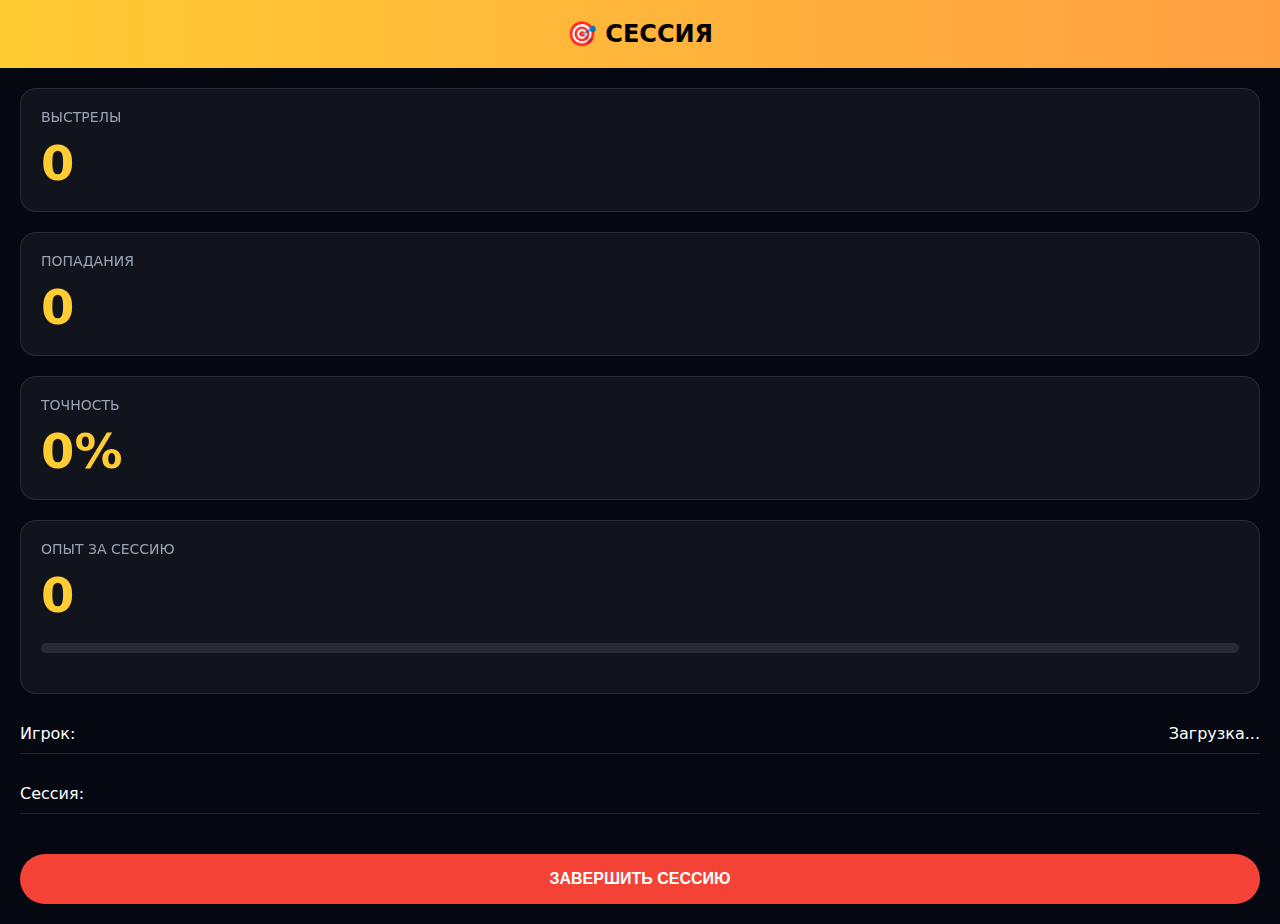
<file: session.html>
<!DOCTYPE html>
<html lang="ru">
<head>
    <meta charset="UTF-8">
    <title>Holostim — Сессия</title>
    <meta name="viewport" content="width=device-width, initial-scale=1">
    <style>
        body {
            margin: 0;
            padding: 0;
            background: #050810;
            color: white;
            font-family: system-ui;
            min-height: 100vh;
            display: flex;
            flex-direction: column;
        }
        
        .session-header {
            background: linear-gradient(90deg, #ffcc33, #ff9f43);
            padding: 20px;
            color: #000;
            font-weight: bold;
            text-align: center;
            font-size: 24px;
        }
        
        .stats-container {
            flex: 1;
            padding: 20px;
            display: flex;
            flex-direction: column;
            gap: 20px;
        }
        
        .stat-card {
            background: rgba(255,255,255,0.05);
            backdrop-filter: blur(10px);
            border-radius: 16px;
            padding: 20px;
            border: 1px solid rgba(255,255,255,0.1);
        }
        
        .stat-title {
            font-size: 14px;
            color: #9aa3b5;
            margin-bottom: 10px;
            text-transform: uppercase;
        }
        
        .stat-value {
            font-size: 48px;
            font-weight: 700;
            color: #ffcc33;
        }
        
        .stat-row {
            display: flex;
            justify-content: space-between;
            padding: 10px 0;
            border-bottom: 1px solid rgba(255,255,255,0.1);
        }
        
        .progress-bar {
            width: 100%;
            height: 10px;
            background: rgba(255,255,255,0.1);
            border-radius: 5px;
            margin: 20px 0;
            overflow: hidden;
        }
        
        .progress-fill {
            height: 100%;
            background: linear-gradient(90deg, #ffcc33, #ff9f43);
            width: 0%;
            transition: width 0.3s;
        }
        
        .exit-btn {
            margin: 20px;
            padding: 16px;
            border-radius: 999px;
            border: none;
            background: #f44336;
            color: white;
            font-weight: 600;
            font-size: 16px;
            cursor: pointer;
        }
    </style>
</head>
<body>
    <div class="session-header">
        🎯 СЕССИЯ
    </div>
    
    <div class="stats-container">
        <div class="stat-card">
            <div class="stat-title">ВЫСТРЕЛЫ</div>
            <div class="stat-value" id="shots">0</div>
        </div>
        
        <div class="stat-card">
            <div class="stat-title">ПОПАДАНИЯ</div>
            <div class="stat-value" id="hits">0</div>
        </div>
        
        <div class="stat-card">
            <div class="stat-title">ТОЧНОСТЬ</div>
            <div class="stat-value" id="accuracy">0%</div>
        </div>
        
        <div class="stat-card">
            <div class="stat-title">ОПЫТ ЗА СЕССИЮ</div>
            <div class="stat-value" id="xp">0</div>
            <div class="progress-bar">
                <div class="progress-fill" id="progress" style="width: 0%"></div>
            </div>
        </div>
        
        <div class="stat-row">
            <span>Игрок:</span>
            <span id="playerName">Загрузка...</span>
        </div>
        <div class="stat-row">
            <span>Сессия:</span>
            <span id="sessionId">...</span>
        </div>
    </div>
    
    <button class="exit-btn" onclick="endSession()">ЗАВЕРШИТЬ СЕССИЮ</button>
    
    <script>
        // Получаем ID сессии из URL
        const urlParams = new URLSearchParams(window.location.search);
        const sessionId = urlParams.get('session');
        
        const player = JSON.parse(localStorage.getItem('holostim_player'));
        const pcIP = localStorage.getItem('holostim_pc_ip') || '192.168.1.100';
        
        document.getElementById('sessionId').innerText = sessionId;
        document.getElementById('playerName').innerText = player.nickname;
        
        // Обновление статистики
        async function updateStats() {
            try {
                const response = await fetch(`http://${pcIP}:8000/api/session/current`);
                const data = await response.json();
                
                if (data.error) {
                    document.getElementById('shots').innerText = '0';
                    document.getElementById('hits').innerText = '0';
                    document.getElementById('accuracy').innerText = '0%';
                } else {
                    document.getElementById('shots').innerText = data.shots || 0;
                    document.getElementById('hits').innerText = data.hits || 0;
                    
                    const accuracy = data.shots > 0 
                        ? Math.round(data.hits / data.shots * 100) 
                        : 0;
                    document.getElementById('accuracy').innerText = accuracy + '%';
                    
                    // Опыт (10 XP за попадание)
                    const xp = (data.hits || 0) * 10;
                    document.getElementById('xp').innerText = xp;
                    
                    // Прогресс до следующего звания (пример)
                    const progress = (xp % 100) / 100 * 100;
                    document.getElementById('progress').style.width = progress + '%';
                }
            } catch (error) {
                console.log('Ошибка обновления статистики', error);
            }
        }
        
        // Обновляем каждые 2 секунды
        setInterval(updateStats, 2000);
        updateStats();
        
        // Завершение сессии
        async function endSession() {
            try {
                const response = await fetch(`http://${pcIP}:8000/api/session/end`, {
                    method: 'POST'
                });
                const result = await response.json();
                
                if (result.player_id) {
                    // Обновляем профиль игрока
                    let player = JSON.parse(localStorage.getItem('holostim_player'));
                    player.xp = (player.xp || 0) + (result.xp_earned || 0);
                    player.sessions = (player.sessions || 0) + 1;
                    player.accuracy = result.accuracy || 0;
                    localStorage.setItem('holostim_player', JSON.stringify(player));
                    
                    alert(`Сессия завершена!\n+${result.xp_earned} XP\nТочность: ${result.accuracy.toFixed(1)}%`);
                }
            } catch (error) {
                console.log('Ошибка завершения сессии', error);
            }
            
            window.location.href = 'account.html';
        }
    </script>
</body>
</html>
</file>
<file: styles.css>
/* =========================================
   JOHN WICK / BALLERINA UI THEME
   ========================================= */

/* ===== Глобальные переменные ===== */

:root {
  --bg-dark: #050810;
  --bg-card: rgba(10,12,20,0.96);
  --gold: #ffcc33;
  --gold-soft: #ff9f43;
  --neon-blue: #2a8cff;
  --neon-pink: #ff7ad9;
  --text-main: #e6e8ef;
  --text-muted: #9aa3b5;
  --border-soft: rgba(255,255,255,0.06);
}

/* ===== Базовый экран ===== */

.screen {
  display: flex;
  justify-content: center;
  align-items: flex-start;
  min-height: 100vh;
  min-height: -webkit-fill-available;
  padding: 0;
  overflow-y: auto;
  background: var(--bg-dark);
}

/* ===== Карточка онбординга ===== */

.onboarding-card {
  background:
    linear-gradient(
      180deg,
      rgba(18,20,35,0.96),
      rgba(5,8,16,0.99)
    );
  border-radius: 0;
  padding: 24px 16px 32px;
  width: 100%;
  max-width: 100%;
  min-height: 100vh;
  min-height: -webkit-fill-available;
  text-align: center;
  box-shadow: none;
  position: relative;
  overflow: hidden;
  box-sizing: border-box;
}

/* лёгкий «неоновый воздух» */
.onboarding-card::after {
  content: "";
  position: absolute;
  inset: 0;
  background:
    linear-gradient(
      120deg,
      rgba(42,140,255,0.06),
      rgba(255,122,217,0.06)
    );
  pointer-events: none;
}

/* ===== Шаги онбординга ===== */

.onboarding-step {
  display: none;
}

.onboarding-step.active {
  display: block;
}

/* ===== Индикатор шагов ===== */

.steps-indicator {
  display: flex;
  justify-content: center;
  gap: 10px;
  margin-bottom: 18px;
}

.step-dot {
  width: 9px;
  height: 9px;
  border-radius: 50%;
  background: rgba(255,255,255,0.25);
  transition: all 0.3s ease;
}

.step-dot.active {
  background: linear-gradient(90deg, var(--gold), var(--gold-soft));
  box-shadow: 0 0 12px rgba(255,204,51,0.6);
}

/* ===== JOHN WICK GENDER SCREEN ===== */

.wick-gender-screen {
  position: relative;
  width: 100%;
  height: min(360px, 55vh);
  border-radius: 18px;
  overflow: hidden;
  background: #000;
}


.wick-bg {
  position: absolute;
  inset: 0;
  width: 100%;
  height: 100%;
  object-fit: cover;
  filter: contrast(1.1) saturate(1.1);
}

.wick-overlay {
  position: absolute;
  inset: 0;
  background:
    linear-gradient(
      90deg,
      rgba(15,10,40,0.7),
      rgba(5,5,10,0.35),
      rgba(40,10,30,0.7)
    );
  z-index: 1;
}

.wick-zone {
  position: absolute;
  top: 0;
  bottom: 0;
  width: 50%;
  background: transparent;
  border: none;
  cursor: pointer;
  z-index: 2;
}

.wick-zone:hover {
  background: rgba(255,255,255,0.04);
}

.wick-male { left: 0; }
.wick-female { right: 0; }

.wick-label {
  position: absolute;
  top: 14px;
  font-size: 11px;
  letter-spacing: 0.22em;
  font-weight: 600;
  text-transform: uppercase;
  z-index: 3;
  padding: 6px 10px;
  border-radius: 999px;
  background: rgba(0,0,0,0.45);
  backdrop-filter: blur(4px);
}


.wick-label-male {
  left: 20px;
  color: #8ab4ff;
  text-shadow: 0 0 14px rgba(80,120,255,0.7);
}

.wick-label-female {
  right: 20px;
  color: #ff7ad9;
  text-shadow: 0 0 14px rgba(255,120,210,0.7);
}

/* ===== Заголовки и текст ===== */

.onboarding-card h1 {
  font-size: 18px;
  font-weight: 600;
  letter-spacing: 0.14em;
  text-transform: uppercase;
  color: #f2f4ff;
  text-shadow:
    0 0 8px rgba(140,160,255,0.35),
    0 0 16px rgba(80,120,255,0.25);
  margin-bottom: 10px;
}

.onboarding-card p {
  font-size: 12px;
  letter-spacing: 0.08em;
  color: rgba(220,230,255,0.75);
  text-shadow: 0 0 6px rgba(80,120,255,0.2);
}


/* ===== Поле ввода ника ===== */

input[type="text"] {
  display: block;
  width: 98%;
  max-width: 98%;
  box-sizing: border-box;
  padding: 14px 16px;
  margin: 18px 0 22px;
  border-radius: 999px;
  border: 1px solid var(--border-soft);
  background: rgba(0,0,0,0.45);
  color: var(--text-main);
  font-size: 16px;
  outline: none;
}

input[type="text"]:focus {
  border-color: var(--gold);
  box-shadow: 0 0 12px rgba(255,204,51,0.35);
}

@supports (-webkit-touch-callout: none) {
  input[type="text"] {
    scroll-margin-top: 120px;
  }
}

/* ===== Кнопки ===== */

.btn-primary {
  width: 100%;
  padding: 12px;
  border-radius: 999px;
  border: none;
  font-size: 13px;
  font-weight: 600;
  letter-spacing: 0.12em;
  text-transform: uppercase;
  background: linear-gradient(90deg, var(--gold), var(--gold-soft));
  color: #000;
  cursor: pointer;
  box-shadow: 0 0 18px rgba(255,204,51,0.4);
}

.btn-primary:disabled {
  opacity: 0.4;
  box-shadow: none;
}

/* ===== Согласие ===== */

.consent {
  display: flex;
  gap: 8px;
  align-items: center;
  font-size: 12px;
  color: var(--text-muted);
  margin: 16px 0;
}
/* ===== АНИМАЦИЯ ВЫБОРА ПЕРСОНАЖА ===== */

.wick-gender-screen {
  transition: transform 0.4s ease, filter 0.4s ease;
}

.wick-gender-screen.choice-made {
  transform: scale(1.02);
}

/* затемнение невыбранной стороны */
.wick-gender-screen.choice-male .wick-female,
.wick-gender-screen.choice-female .wick-male {
  filter: brightness(0.4);
}

/* лёгкое свечение выбранной стороны */
.wick-gender-screen.choice-male .wick-male,
.wick-gender-screen.choice-female .wick-female {
  box-shadow: inset 0 0 80px rgba(255,255,255,0.08);
}
body {
  margin: 0;
  padding: 0;
  overscroll-behavior: none;
  -webkit-tap-highlight-color: transparent;
  background: var(--bg-dark);
}
/* ===== ФОН АККАУНТА ПО ПОЛУ ===== */

.screen-main-bg {
  position: fixed;
  inset: 0;
  z-index: -1;
  background-size: cover;
  background-position: center;
  background-repeat: no-repeat;
  filter: brightness(0.35) saturate(1.2);
}

/* лёгкий затемняющий слой для читаемости UI */
.screen-main-bg::after {
  content: "";
  position: absolute;
  inset: 0;
  background:
    linear-gradient(
      180deg,
      rgba(0,0,0,0.55),
      rgba(0,0,0,0.85)
    );
}
</file>
<file: account.css>
body {
  margin: 0;
  background: black;
  color: white;
  font-family: system-ui;
}

.account-bg {
  position: fixed;
  inset: 0;
  background-size: cover;
  background-position: center;
  z-index: 0;
}

.hud {
  position: relative;
  z-index: 1;
  height: 100vh;
  padding: 20px;
}

.hud-top {
  display: flex;
  justify-content: space-between;
}

.nickname {
  font-size: 20px;
  font-weight: 600;
}

.level {
  font-size: 14px;
  opacity: 0.8;
}

.xp-bar {
  width: 160px;
  height: 6px;
  background: rgba(255,255,255,0.2);
  border-radius: 4px;
  margin-top: 6px;
}

.xp-fill {
  height: 100%;
  width: 30%;
  background: linear-gradient(90deg, #ffcc33, #ff9f43);
  border-radius: 4px;
}

.hud-right {
  position: absolute;
  right: 20px;
  top: 100px;
  width: 220px;
  background: rgba(0,0,0,0.55);
  backdrop-filter: blur(10px);
  border-radius: 12px;
  padding: 12px;
}

.rating-row {
  font-size: 13px;
  padding: 6px 0;
  border-bottom: 1px solid rgba(255,255,255,0.1);
}

.btn-battle {
  position: absolute;
  bottom: 30px;
  left: 20px;
  right: 20px;
  padding: 16px;
  border-radius: 999px;
  border: none;
  font-size: 16px;
  font-weight: 600;
  background: linear-gradient(90deg, #ffcc33, #ff9f43);
}
</file>
